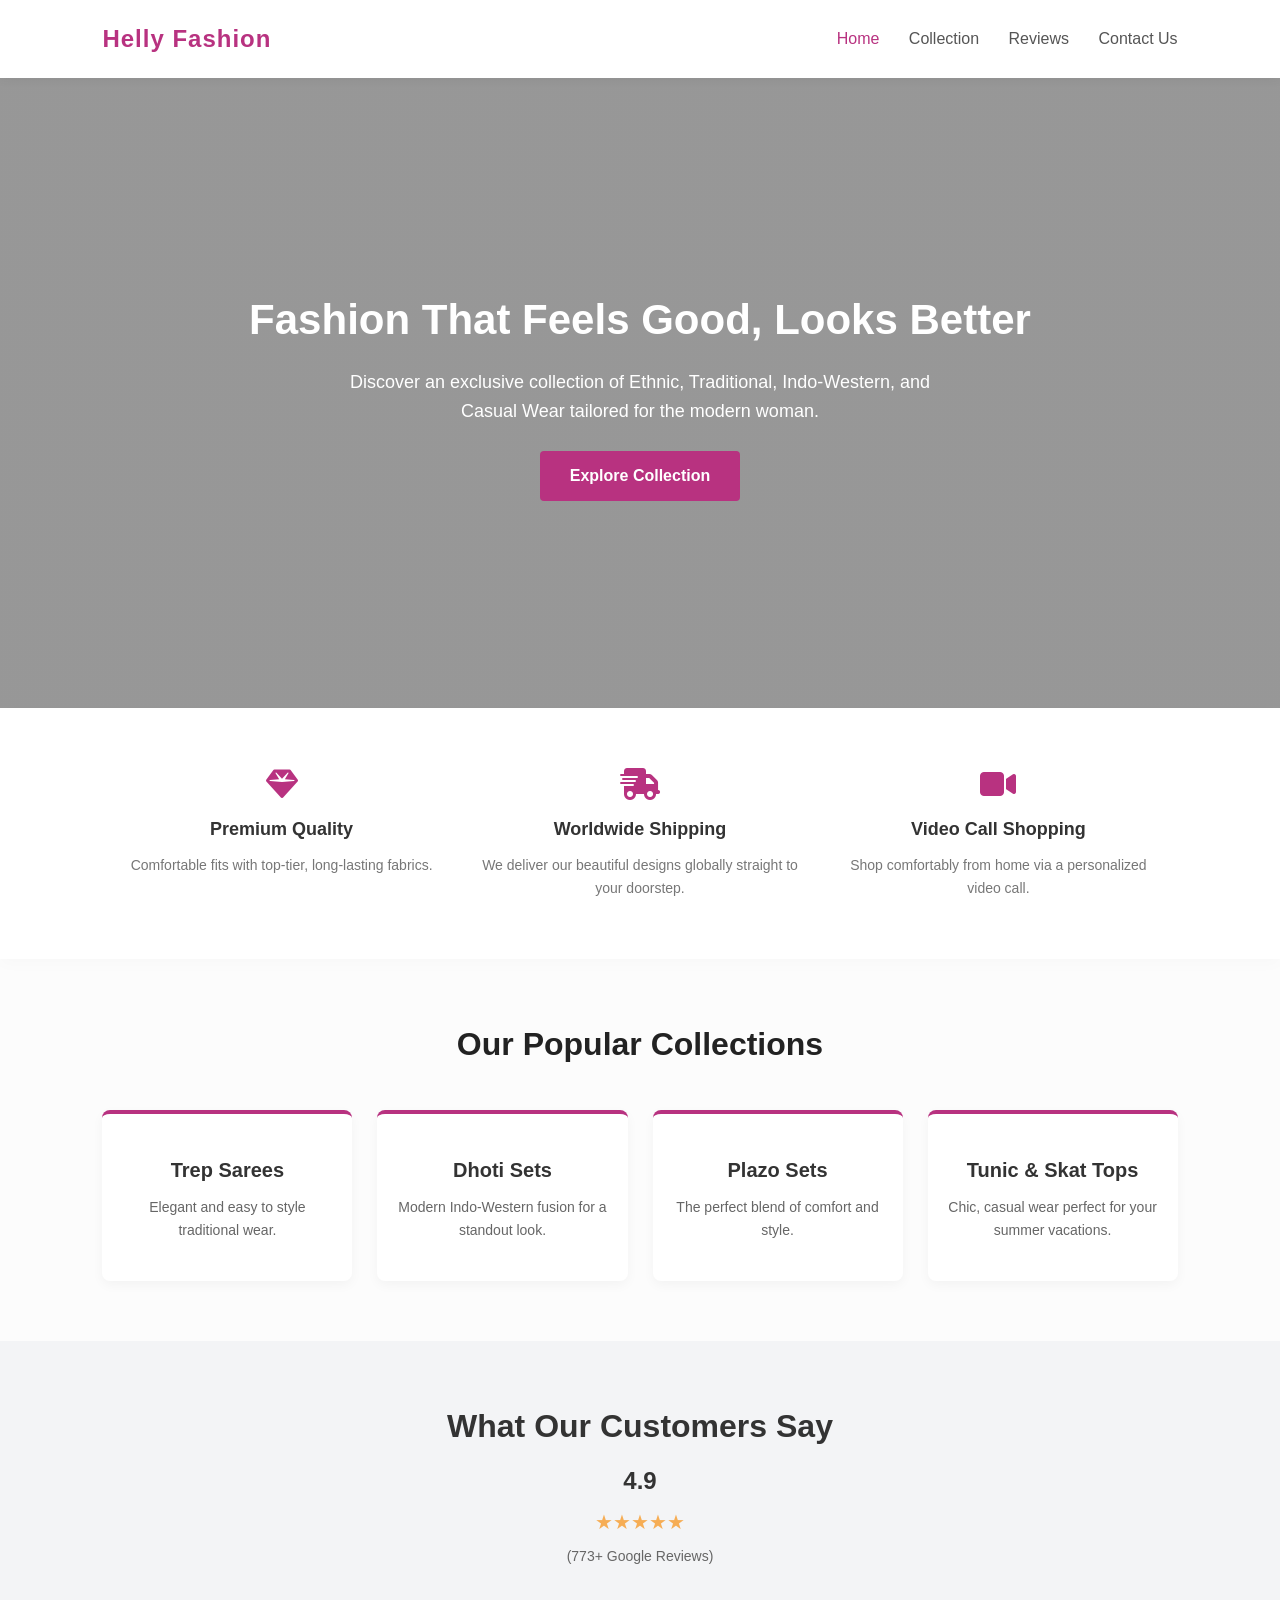
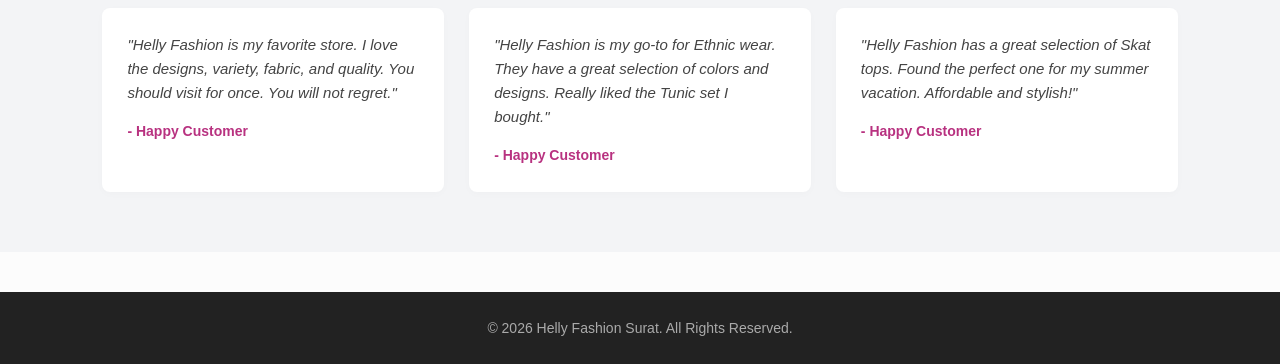
<file: index.html>
<!DOCTYPE html>
<html lang="en">
<head>
    <meta charset="UTF-8">
    <meta name="viewport" content="width=device-width, initial-scale=1.0">
    <title>Helly Fashion | Premium Women's Clothing Store Surat</title>
    <link rel="stylesheet" href="style.css">
    <!-- Font Awesome for Icons -->
    <link rel="stylesheet" href="https://cdnjs.cloudflare.com/ajax/libs/font-awesome/6.4.0/css/all.min.css">
</head><!-- Meta Pixel Code -->
<script>
!function(f,b,e,v,n,t,s)
{if(f.fbq)return;n=f.fbq=function(){n.callMethod?
n.callMethod.apply(n,arguments):n.queue.push(arguments)};
if(!f._fbq)f._fbq=n;n.push=n;n.loaded=!0;n.version='2.0';
n.queue=[];t=b.createElement(e);t.async=!0;
t.src=v;s=b.getElementsByTagName(e)[0];
s.parentNode.insertBefore(t,s)}(window, document,'script',
'https://connect.facebook.net/en_US/fbevents.js');
fbq('init', '2151357738770522');
fbq('track', 'PageView');
</script>
<noscript><img height="1" width="1" style="display:none"
src="https://www.facebook.com/tr?id=2151357738770522&ev=PageView&noscript=1"
/></noscript>
<!-- End Meta Pixel Code -->
<body>

    <!-- Header / Navigation -->
    <header>
        <div class="logo">Helly Fashion</div>
        <nav>
            <a href="index.html" class="active">Home</a>
            <a href="#collection">Collection</a>
            <a href="#reviews">Reviews</a>
            <a href="contact.html">Contact Us</a>
        </nav>
    </header>

    <!-- Hero Section -->
    <section class="hero">
        <div class="hero-content">
            <h1>Fashion That Feels Good, Looks Better</h1>
            <p>Discover an exclusive collection of Ethnic, Traditional, Indo-Western, and Casual Wear tailored for the modern woman.</p>
            <a href="#collection" class="btn">Explore Collection</a>
        </div>
    </section>

    <!-- Highlights Section -->
    <section class="highlights">
        <div class="highlight-box">
            <i class="fa-solid fa-gem"></i>
            <h3>Premium Quality</h3>
            <p>Comfortable fits with top-tier, long-lasting fabrics.</p>
        </div>
        <div class="highlight-box">
            <i class="fa-solid fa-truck-fast"></i>
            <h3>Worldwide Shipping</h3>
            <p>We deliver our beautiful designs globally straight to your doorstep.</p>
        </div>
        <div class="highlight-box">
            <i class="fa-solid fa-video"></i>
            <h3>Video Call Shopping</h3>
            <p>Shop comfortably from home via a personalized video call.</p>
        </div>
    </section>

    <!-- Collection Showcase -->
    <section id="collection" class="collection-section">
        <h2>Our Popular Collections</h2>
        <div class="grid">
            <div class="card">
                <h3>Trep Sarees</h3>
                <p>Elegant and easy to style traditional wear.</p>
            </div>
            <div class="card">
                <h3>Dhoti Sets</h3>
                <p>Modern Indo-Western fusion for a standout look.</p>
            </div>
            <div class="card">
                <h3>Plazo Sets</h3>
                <p>The perfect blend of comfort and style.</p>
            </div>
            <div class="card">
                <h3>Tunic & Skat Tops</h3>
                <p>Chic, casual wear perfect for your summer vacations.</p>
            </div>
        </div>
    </section>

    <!-- Reviews Section -->
    <section id="reviews" class="reviews-section">
        <h2>What Our Customers Say</h2>
        <div class="rating-summary">
            <span class="rating-num">4.9</span>
            <div class="stars">★★★★★</div>
            <span class="total-reviews">(773+ Google Reviews)</span>
        </div>
        
        <div class="reviews-grid">
            <div class="review-card">
                <p>"Helly Fashion is my favorite store. I love the designs, variety, fabric, and quality. You should visit for once. You will not regret."</p>
                <h4>- Happy Customer</h4>
            </div>
            <div class="review-card">
                <p>"Helly Fashion is my go-to for Ethnic wear. They have a great selection of colors and designs. Really liked the Tunic set I bought."</p>
                <h4>- Happy Customer</h4>
            </div>
            <div class="review-card">
                <p>"Helly Fashion has a great selection of Skat tops. Found the perfect one for my summer vacation. Affordable and stylish!"</p>
                <h4>- Happy Customer</h4>
            </div>
        </div>
    </section>

    <!-- Footer -->
    <footer>
        <p>&copy; 2026 Helly Fashion Surat. All Rights Reserved.</p>
    </footer>

</body>
</html>
</file>
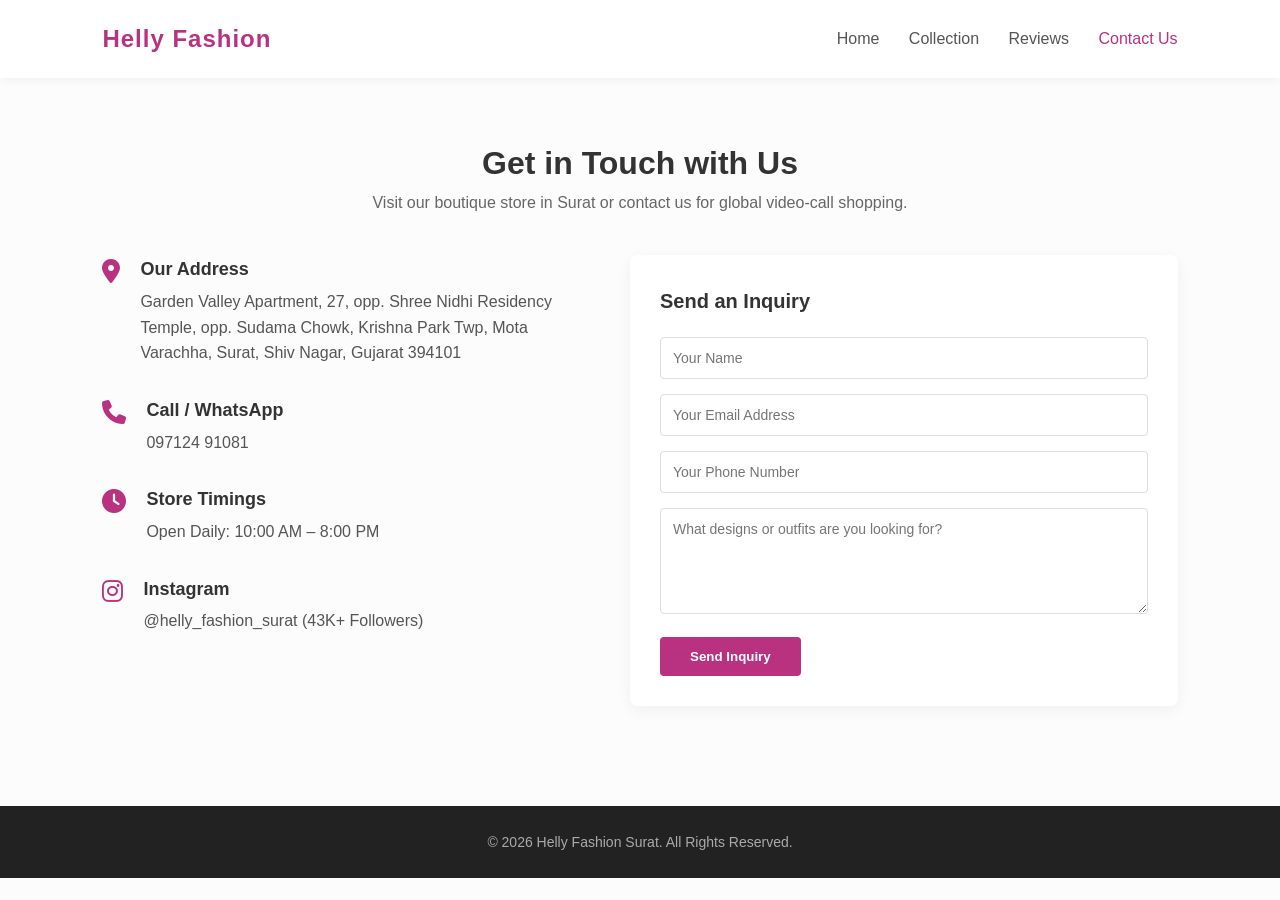
<file: contact.html>
<!DOCTYPE html>
<html lang="en">
<head>
    <meta charset="UTF-8">
    <meta name="viewport" content="width=device-width, initial-scale=1.0">
    <title>Contact Us | Helly Fashion Surat</title>
    <link rel="stylesheet" href="style.css">
    <link rel="stylesheet" href="https://cdnjs.cloudflare.com/ajax/libs/font-awesome/6.4.0/css/all.min.css">
</head><!-- Meta Pixel Code -->
<script>
!function(f,b,e,v,n,t,s)
{if(f.fbq)return;n=f.fbq=function(){n.callMethod?
n.callMethod.apply(n,arguments):n.queue.push(arguments)};
if(!f._fbq)f._fbq=n;n.push=n;n.loaded=!0;n.version='2.0';
n.queue=[];t=b.createElement(e);t.async=!0;
t.src=v;s=b.getElementsByTagName(e)[0];
s.parentNode.insertBefore(t,s)}(window, document,'script',
'https://connect.facebook.net/en_US/fbevents.js');
fbq('init', '2151357738770522');
fbq('track', 'PageView');
</script>
<noscript><img height="1" width="1" style="display:none"
src="https://www.facebook.com/tr?id=2151357738770522&ev=PageView&noscript=1"
/></noscript>
<!-- End Meta Pixel Code -->
<body>

    <!-- Header / Navigation -->
    <header>
        <div class="logo">Helly Fashion</div>
        <nav>
            <a href="index.html">Home</a>
            <a href="index.html#collection">Collection</a>
            <a href="index.html#reviews">Reviews</a>
            <a href="contact.html" class="active">Contact Us</a>
        </nav>
    </header>

    <!-- Contact Page Content -->
    <section class="contact-section">
        <h2>Get in Touch with Us</h2>
        <p class="subtitle">Visit our boutique store in Surat or contact us for global video-call shopping.</p>

        <div class="contact-container">
            <!-- Contact Info Details -->
            <div class="contact-info">
                <div class="info-item">
                    <i class="fa-solid fa-location-dot"></i>
                    <div>
                        <h3>Our Address</h3>
                        <p>Garden Valley Apartment, 27, opp. Shree Nidhi Residency Temple, opp. Sudama Chowk, Krishna Park Twp, Mota Varachha, Surat, Shiv Nagar, Gujarat 394101</p>
                    </div>
                </div>

                <div class="info-item">
                    <i class="fa-solid fa-phone"></i>
                    <div>
                        <h3>Call / WhatsApp</h3>
                        <p><a href="tel:+919712491081">097124 91081</a></p>
                    </div>
                </div>

                <div class="info-item">
                    <i class="fa-solid fa-clock"></i>
                    <div>
                        <h3>Store Timings</h3>
                        <p>Open Daily: 10:00 AM – 8:00 PM</p>
                    </div>
                </div>

                <div class="info-item">
                    <i class="fa-brands fa-instagram"></i>
                    <div>
                        <h3>Instagram</h3>
                        <p><a href="https://instagram.com/helly_fashion_surat" target="_blank">@helly_fashion_surat</a> (43K+ Followers)</p>
                    </div>
                </div>
            </div>

            <!-- Simple Message Form -->
            <div class="contact-form">
                <h3>Send an Inquiry</h3>
                <form action="#">
                    <input type="text" placeholder="Your Name" required>
                    <input type="email" placeholder="Your Email Address" required>
                    <input type="tel" placeholder="Your Phone Number">
                    <textarea rows="5" placeholder="What designs or outfits are you looking for?" required></textarea>
                    <button type="submit" class="btn">Send Inquiry</button>
                </form>
            </div>
        </div>
    </section>

    <!-- Footer -->
    <footer>
        <p>&copy; 2026 Helly Fashion Surat. All Rights Reserved.</p>
    </footer>

</body>
</html>
</file>
<file: style.css>
/* --- Base Styles --- */
* {
    margin: 0;
    padding: 0;
    box-sizing: border-box;
    font-family: 'Segoe UI', Tahoma, Geneva, Verdana, sans-serif;
}

body {
    background-color: #fcfcfc;
    color: #333;
    line-height: 1.6;
}

/* --- Header & Navigation --- */
header {
    display: flex;
    justify-content: space-between;
    align-items: center;
    padding: 20px 8%;
    background: #ffffff;
    box-shadow: 0 2px 10px rgba(0,0,0,0.05);
    position: sticky;
    top: 0;
    z-index: 1000;
}

header .logo {
    font-size: 24px;
    font-weight: 700;
    color: #b83280; /* Elegant Rose Gold / Pink tint accent */
    letter-spacing: 1px;
}

header nav a {
    text-decoration: none;
    color: #555;
    margin-left: 25px;
    font-weight: 500;
    transition: color 0.3s ease;
}

header nav a:hover, header nav a.active {
    color: #b83280;
}

/* --- Buttons --- */
.btn {
    display: inline-block;
    background-color: #b83280;
    color: #fff;
    padding: 12px 30px;
    text-decoration: none;
    border-radius: 4px;
    font-weight: 600;
    transition: background 0.3s ease;
    border: none;
    cursor: pointer;
}

.btn:hover {
    background-color: #97266d;
}

/* --- Hero Section --- */
.hero {
    background: linear-gradient(rgba(0, 0, 0, 0.4), rgba(0, 0, 0, 0.4)), url('https://images.unsplash.com/photo-1610030469983-98e550d6193c?auto=format&fit=crop&w=1600&q=80') no-repeat center center/cover;
    height: 70vh;
    display: flex;
    align-items: center;
    justify-content: center;
    text-align: center;
    color: white;
    padding: 0 20px;
}

.hero-content h1 {
    font-size: 42px;
    margin-bottom: 15px;
    font-weight: 600;
}

.hero-content p {
    font-size: 18px;
    margin-bottom: 25px;
    max-width: 600px;
    margin-left: auto;
    margin-right: auto;
}

/* --- Highlights Section --- */
.highlights {
    display: flex;
    justify-content: space-around;
    flex-wrap: wrap;
    background: #fff;
    padding: 40px 8%;
    box-shadow: 0 5px 15px rgba(0,0,0,0.02);
}

.highlight-box {
    text-align: center;
    flex: 1;
    min-width: 250px;
    padding: 20px;
}

.highlight-box i {
    font-size: 32px;
    color: #b83280;
    margin-bottom: 15px;
}

.highlight-box h3 {
    margin-bottom: 10px;
    font-size: 18px;
}

.highlight-box p {
    color: #777;
    font-size: 14px;
}

/* --- Collections Grid --- */
.collection-section {
    padding: 60px 8%;
    text-align: center;
}

.collection-section h2 {
    font-size: 32px;
    margin-bottom: 40px;
    color: #222;
}

.grid {
    display: grid;
    grid-template-columns: repeat(auto-fit, minmax(220px, 1fr));
    gap: 25px;
}

.card {
    background: #fff;
    padding: 40px 20px;
    border-radius: 8px;
    box-shadow: 0 4px 12px rgba(0,0,0,0.04);
    border-top: 4px solid #b83280;
    transition: transform 0.3s ease;
}

.card:hover {
    transform: translateY(-5px);
}

.card h3 {
    margin-bottom: 10px;
    font-size: 20px;
}

.card p {
    color: #666;
    font-size: 14px;
}

/* --- Reviews Section --- */
.reviews-section {
    background-color: #f3f4f6;
    padding: 60px 8%;
    text-align: center;
}

.reviews-section h2 {
    font-size: 32px;
    margin-bottom: 10px;
}

.rating-summary {
    margin-bottom: 40px;
}

.rating-num {
    font-size: 24px;
    font-weight: bold;
}

.stars {
    color: #f6ad55;
    font-size: 20px;
    margin: 5px 0;
}

.total-reviews {
    color: #666;
    font-size: 14px;
}

.reviews-grid {
    display: grid;
    grid-template-columns: repeat(auto-fit, minmax(280px, 1fr));
    gap: 25px;
}

.review-card {
    background: #fff;
    padding: 25px;
    border-radius: 8px;
    text-align: left;
    box-shadow: 0 2px 8px rgba(0,0,0,0.02);
}

.review-card p {
    font-style: italic;
    color: #444;
    margin-bottom: 15px;
    font-size: 15px;
}

.review-card h4 {
    color: #b83280;
    font-size: 14px;
}

/* --- Contact Page Specific Styles --- */
.contact-section {
    padding: 60px 8%;
    text-align: center;
}

.contact-section h2 {
    font-size: 32px;
}

.subtitle {
    color: #666;
    margin-bottom: 40px;
}

.contact-container {
    display: flex;
    justify-content: space-between;
    align-items: flex-start;
    flex-wrap: wrap;
    gap: 40px;
    text-align: left;
}

.contact-info {
    flex: 1;
    min-width: 300px;
}

.info-item {
    display: flex;
    align-items: flex-start;
    margin-bottom: 30px;
}

.info-item i {
    font-size: 24px;
    color: #b83280;
    margin-right: 20px;
    margin-top: 4px;
}

.info-item h3 {
    font-size: 18px;
    margin-bottom: 5px;
}

.info-item p, .info-item a {
    color: #555;
    text-decoration: none;
}

.info-item a:hover {
    text-decoration: underline;
}

.contact-form {
    flex: 1;
    min-width: 300px;
    background: #fff;
    padding: 30px;
    border-radius: 8px;
    box-shadow: 0 4px 15px rgba(0,0,0,0.05);
}

.contact-form h3 {
    margin-bottom: 20px;
    font-size: 20px;
}

.contact-form input, .contact-form textarea {
    width: 100%;
    padding: 12px;
    margin-bottom: 15px;
    border: 1px solid #ddd;
    border-radius: 4px;
    font-size: 14px;
    outline: none;
}

.contact-form input:focus, .contact-form textarea:focus {
    border-color: #b83280;
}

/* --- Footer --- */
footer {
    background: #222;
    color: #aaa;
    text-align: center;
    padding: 25px;
    font-size: 14px;
    margin-top: 40px;
}

/* --- Mobile Responsiveness --- */
@media(max-width: 768px) {
    header {
        flex-direction: column;
        padding: 15px;
    }
    header nav {
        margin-top: 15px;
    }
    header nav a {
        margin: 0 10px;
    }
    .hero-content h1 {
        font-size: 30px;
    }
    .contact-container {
        flex-direction: column;
    }
}
</file>
